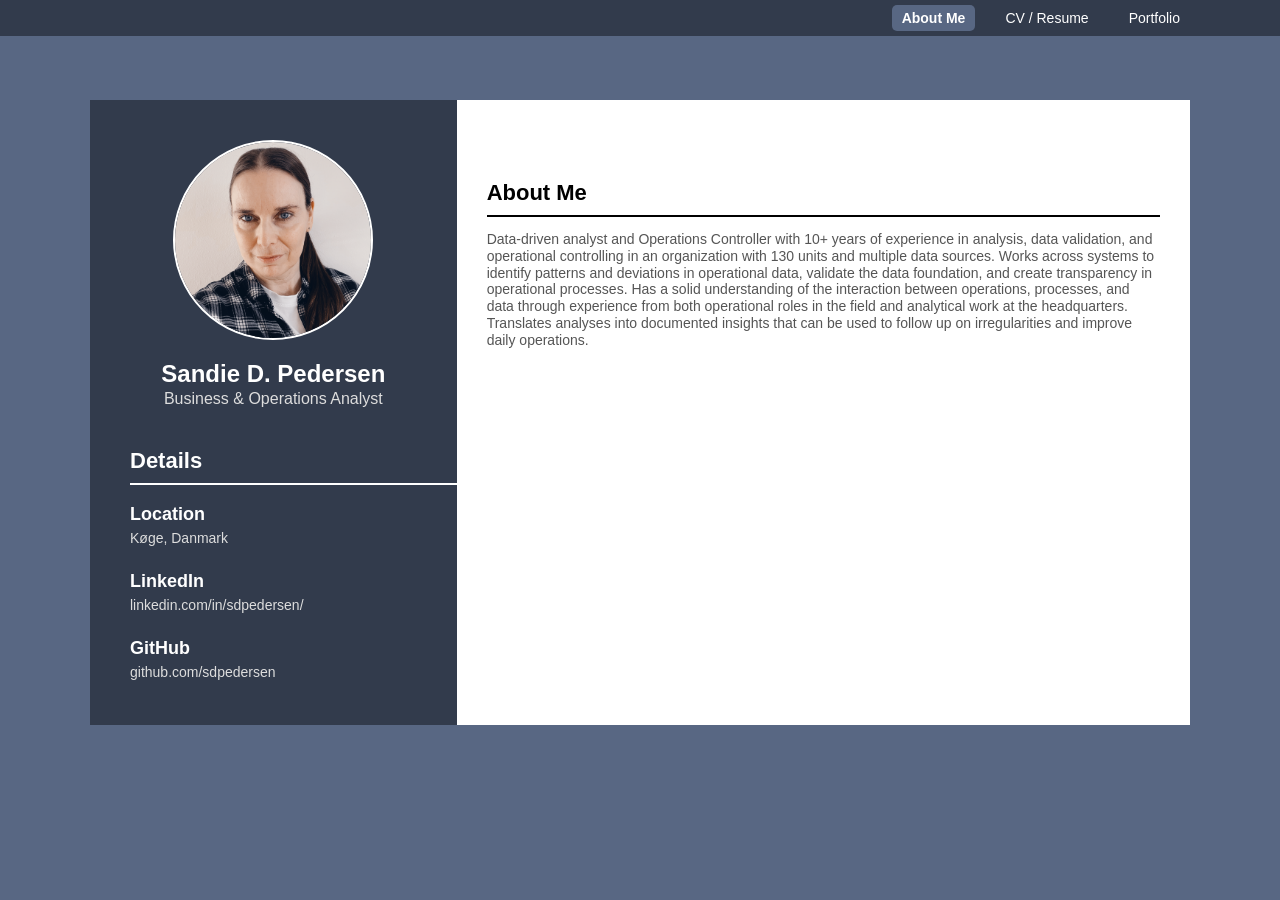
<file: index.html>
<!DOCTYPE html>
<html lang="en">
<head>
    <meta charset="UTF-8">
    <meta name="viewport" content="width=device-width, initial-scale=1.0">
    <title>About Me</title>
    <link rel="stylesheet" href="css/style.css">
</head>
<body>
    <nav class="navbar">
        <div class="nav-container">
            <div class="menu-toggle" id="menu-toggle">
                ☰
            </div>
            <ul class="nav-links" id="nav-links">
                <li><a href="index.html" class="active">About Me</a></li>
                <li><a href="cv.html">CV / Resume</a></li>
                <li><a href="portfolio.html">Portfolio</a></li>
            </ul>
        </div>
    </nav>
    <div class="resume">

        <!-- left-side -->

        <div class="left-side">
            <div class="profile">
                <div class="profile-img">
                    <img src="/img/profile.png" alt="Profile Photo">
                </div>
                <h1 class="name">Sandie D. Pedersen</h1>
                <p class="title">Business & Operations Analyst</p>
            </div>
            <div class="contact padding-top-bg">
                <h1 class="heading-primary-white">Details</h1>
                <div class="info-box padding-top-sm">
                    <div class="info-title">Location</div>
                    <div class="info">
                        <a>Køge, Danmark</a>
                    </div>
                </div>
                <div class="info-box padding-top-sm">
                    <div class="info-title">LinkedIn</div>
                    <div class="info">
                        <a href="https://www.linkedin.com/in/sdpedersen/" target="_blank">linkedin.com/in/sdpedersen/</a>
                    </div>
                </div>
                <div class="info-box padding-top-sm">
                    <div class="info-title">GitHub</div>
                    <div class="info"><a href="https://github.com/sdpedersen" target="_blank">github.com/sdpedersen</a></div>
                </div>
            </div>
        </div>

        <!-- Right-side -->

        <div class="right-side">
            <div class="about-me padding-top-bg">
                <h1 class="heading-primary-black">About Me</h1>
                <p class="description">
                    Data-driven analyst and Operations Controller with 10+ years of experience in analysis, data validation, and operational controlling in an organization with 130 units and multiple data sources. Works across systems to identify patterns and deviations in operational data, validate the data foundation, and create transparency in operational processes. Has a solid understanding of the interaction between operations, processes, and data through experience from both operational roles in the field and analytical work at the headquarters. Translates analyses into documented insights that can be used to follow up on irregularities and improve daily operations.
                </p>
            </div>
        </div>
    </div>
    <script>
        const toggle = document.getElementById('menu-toggle');
        const nav = document.getElementById('nav-links');

        toggle.addEventListener('click', () => {
            nav.classList.toggle('active');
        });
    </script>
</body>
</html>
</file>
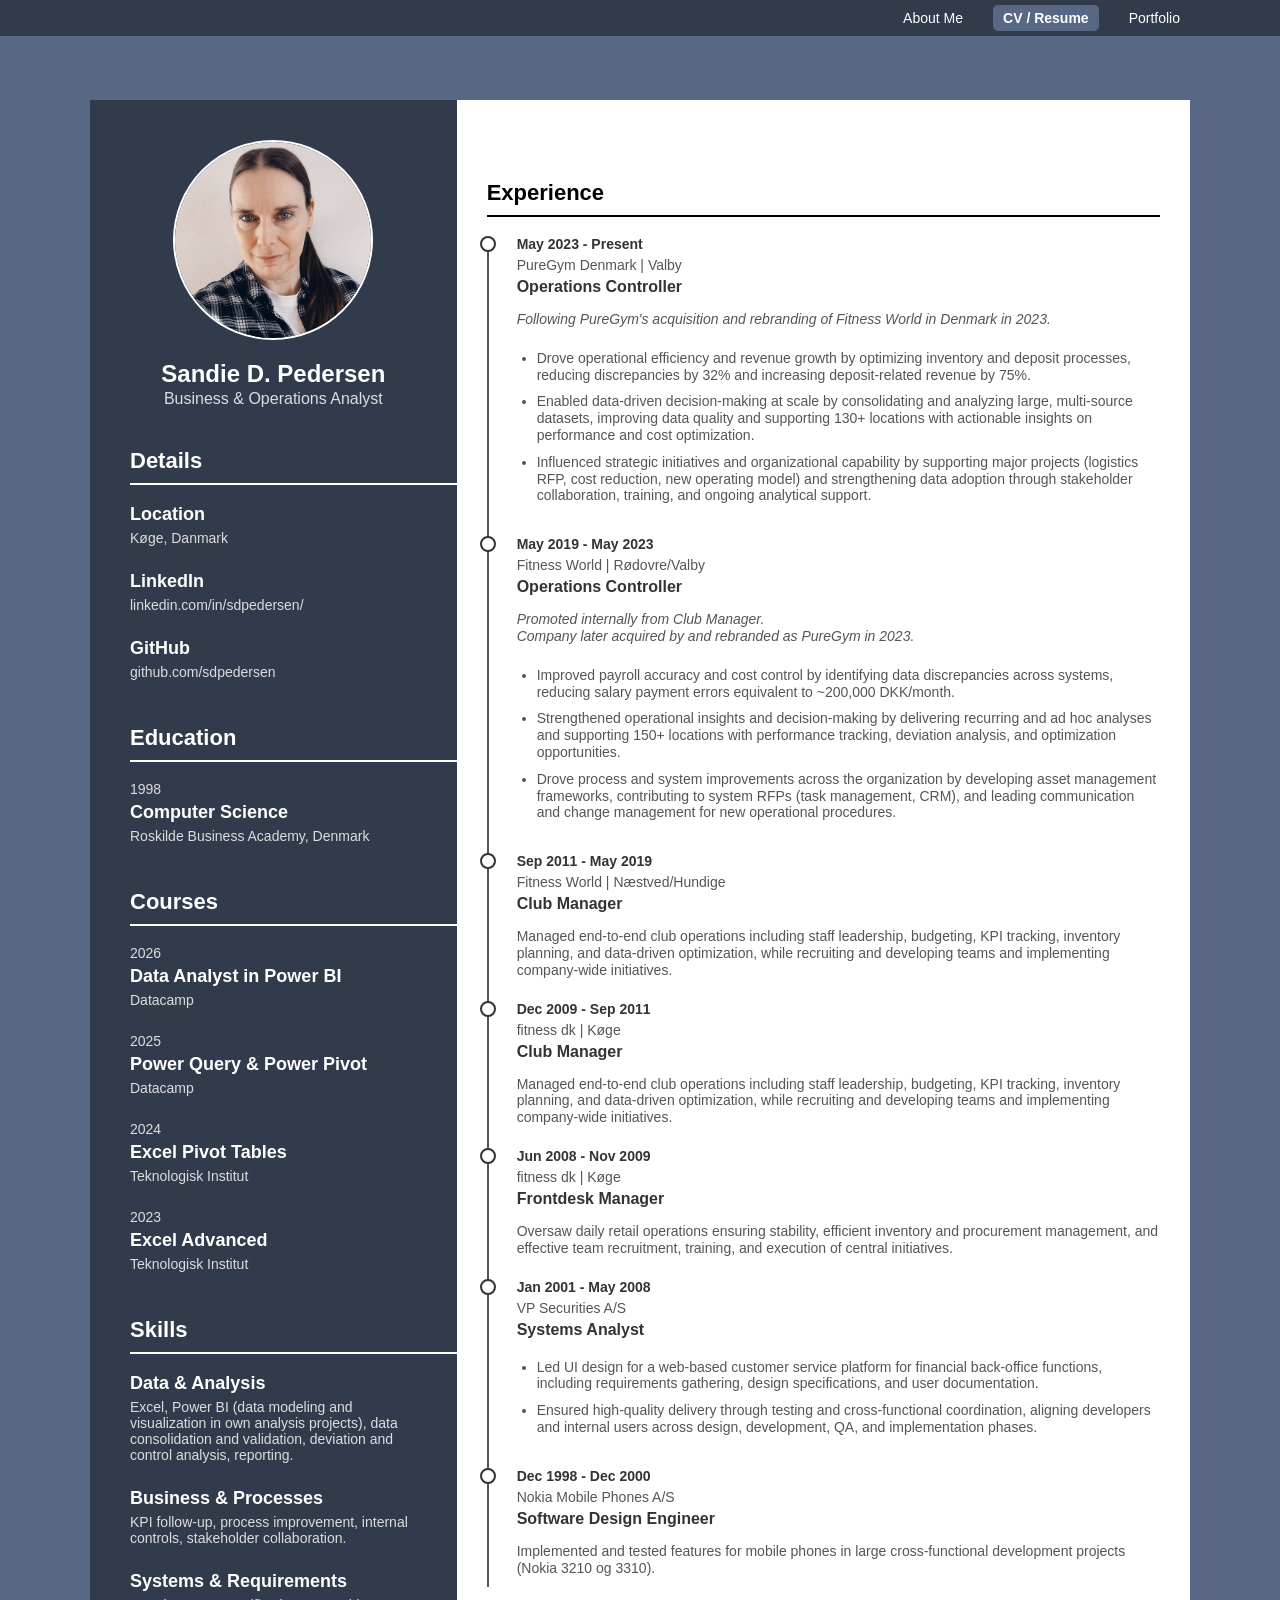
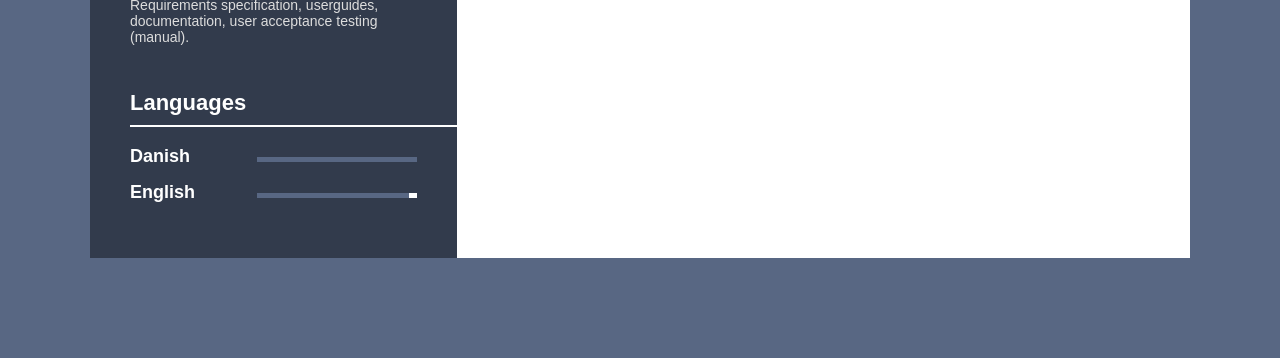
<file: cv.html>
<!DOCTYPE html>
<html lang="en">
<head>
    <meta charset="UTF-8">
    <meta name="viewport" content="width=device-width, initial-scale=1.0">
    <title>CV/Resume</title>
    <link rel="stylesheet" href="css/style.css">
</head>
<body>
    <nav class="navbar">
        <div class="nav-container">
            <div class="menu-toggle" id="menu-toggle">
                ☰
            </div>
            <ul class="nav-links" id="nav-links">
                <li><a href="index.html">About Me</a></li>
                <li><a href="cv.html" class="active">CV / Resume</a></li>
                <li><a href="portfolio.html">Portfolio</a></li>
            </ul>
        </div>
    </nav>
    <div class="resume">

        <!-- left-side -->

        <div class="left-side">
            <div class="profile">
                <div class="profile-img">
                    <img src="/img/profile.png" alt="Profile Photo">
                </div>
                <h1 class="name">Sandie D. Pedersen</h1>
                <p class="title">Business & Operations Analyst</p>
            </div>
            <div class="contact padding-top-bg">
                <h1 class="heading-primary-white">Details</h1>
                <div class="info-box padding-top-sm">
                    <div class="info-title">Location</div>
                    <div class="info">
                        <a>Køge, Danmark</a>
                    </div>
                </div>
                <div class="info-box padding-top-sm">
                    <div class="info-title">LinkedIn</div>
                    <div class="info">
                        <a href="https://www.linkedin.com/in/sdpedersen/" target="_blank">linkedin.com/in/sdpedersen/</a>
                    </div>
                </div>
                <div class="info-box padding-top-sm">
                    <div class="info-title">GitHub</div>
                    <div class="info"><a href="https://github.com/sdpedersen" target="_blank">github.com/sdpedersen</a></div>
                </div>
            </div>
            <div class="education padding-top-bg">
                <h1 class="heading-primary-white">Education</h1>
                <div class="info-box padding-top-sm">
                    <div class="info">1998</div>
                    <div class="info-title">Computer Science</div>
                    <div class="info">Roskilde Business Academy, Denmark</div>
                </div>
            </div>
			<div class="education padding-top-bg">
                <h1 class="heading-primary-white">Courses</h1>
                <div class="info-box padding-top-sm">
                    <div class="info">2026</div>
                    <div class="info-title">Data Analyst in Power BI</div>
                    <div class="info">Datacamp</div>
                </div>
				<div class="info-box padding-top-sm">
                    <div class="info">2025</div>
                    <div class="info-title">Power Query & Power Pivot</div>
                    <div class="info">Datacamp</div>
                </div>
				<div class="info-box padding-top-sm">
                    <div class="info">2024</div>
                    <div class="info-title">Excel Pivot Tables</div>
                    <div class="info">Teknologisk Institut</div>
                </div>
				<div class="info-box padding-top-sm">
                    <div class="info">2023</div>
                    <div class="info-title">Excel Advanced</div>
                    <div class="info">Teknologisk Institut</div>
                </div>
            </div>
            <div class="expertise padding-top-bg">
                <h1 class="heading-primary-white">Skills</h1>
                <div class="info-box padding-top-sm">
                    <div class="info-title">Data & Analysis</div>
                    <div class="info">Excel, Power BI (data modeling and visualization in own analysis projects), data consolidation and validation, deviation and control analysis, reporting.</div>
                </div>
                <div class="info-box padding-top-sm">
                    <div class="info-title">Business & Processes</div>
                    <div class="info">KPI follow-up, process improvement, internal controls, stakeholder collaboration.</div>
                </div>
                <div class="info-box padding-top-sm">
                    <div class="info-title">Systems & Requirements</div>
                    <div class="info">Requirements specification, userguides, documentation, user acceptance testing (manual).</div>
                </div>
            </div>
            <div class="language padding-top-bg">
                <h1 class="heading-primary-white">Languages</h1>
                <div class="info-box padding-top-sm">
                    <div class="lang-box">
                        <p class="info-title">Danish</p>
                        <span class="percent"><div style="width: 100%;"></div></span>
                    </div>
                    <div class="lang-box">
                        <p class="info-title">English</p>
                        <span class="percent"><div style="width: 95%;"></div></span>
                    </div>
                </div>
            </div>
        </div>

        <!-- Right-side -->

        <div class="right-side">
            <div class="experience padding-top-bg">
                <h1 class="heading-primary-black">Experience</h1>
                <div class="xp-box padding-top-sm">
                    <p class="xp-year">May 2023 - Present</p>
                    <p class="xp-company">PureGym Denmark | Valby</p>
                    <p class="xp-position">Operations Controller</p>
                    <p class="description"><i>Following PureGym's acquisition and rebranding of Fitness World in Denmark in 2023.</i></p>
	                <ul class="description">
                        <li>Drove operational efficiency and revenue growth by optimizing inventory and deposit processes, reducing discrepancies by 32% and increasing deposit-related revenue by 75%.</li>
	                    <li>Enabled data-driven decision-making at scale by consolidating and analyzing large, multi-source datasets, improving data quality and supporting 130+ locations with actionable insights on performance and cost optimization.</li>
	                    <li>Influenced strategic initiatives and organizational capability by supporting major projects (logistics RFP, cost reduction, new operating model) and strengthening data adoption through stakeholder collaboration, training, and ongoing analytical support.</li>
                    </ul>
                </div>
                <div class="xp-box padding-top-sm">
                    <p class="xp-year">May 2019 - May 2023</p>
                    <p class="xp-company">Fitness World | Rødovre/Valby</p>
                    <p class="xp-position">Operations Controller</p>
                    <p class="description"><i>Promoted internally from Club Manager.<br>Company later acquired by and rebranded as PureGym in 2023.</i></p>
                    <ul class="description">
                        <li>Improved payroll accuracy and cost control by identifying data discrepancies across systems, reducing salary payment errors equivalent to ~200,000 DKK/month.</li>
	                    <li>Strengthened operational insights and decision-making by delivering recurring and ad hoc analyses and supporting 150+ locations with performance tracking, deviation analysis, and optimization opportunities.</li>
	                    <li>Drove process and system improvements across the organization by developing asset management frameworks, contributing to system RFPs (task management, CRM), and leading communication and change management for new operational procedures.</li>
                    </ul>
                </div>
                <div class="xp-box padding-top-sm">
                    <p class="xp-year">Sep 2011 - May 2019</p>
                    <p class="xp-company">Fitness World | Næstved/Hundige</p>
                    <p class="xp-position">Club Manager</p>
                    <p class="description">Managed end-to-end club operations including staff leadership, budgeting, KPI tracking, inventory planning, and data-driven optimization, while recruiting and developing teams and implementing company-wide initiatives.</p>
                </div>
                <div class="xp-box padding-top-sm">
                    <p class="xp-year">Dec 2009 - Sep 2011</p>
                    <p class="xp-company">fitness dk | Køge</p>
                    <p class="xp-position">Club Manager</p>
                    <p class="description">Managed end-to-end club operations including staff leadership, budgeting, KPI tracking, inventory planning, and data-driven optimization, while recruiting and developing teams and implementing company-wide initiatives.</p>
                </div>
				<div class="xp-box padding-top-sm">
                    <p class="xp-year">Jun 2008 - Nov 2009</p>
                    <p class="xp-company">fitness dk | Køge</p>
                    <p class="xp-position">Frontdesk Manager</p>
                    <p class="description">Oversaw daily retail operations ensuring stability, efficient inventory and procurement management, and effective team recruitment, training, and execution of central initiatives.</p>
                </div>
				<div class="xp-box padding-top-sm">
                    <p class="xp-year">Jan 2001 - May 2008</p>
                    <p class="xp-company">VP Securities A/S</p>
                    <p class="xp-position">Systems Analyst</p>
                    <ul class="description">
                        <li>Led UI design for a web-based customer service platform for financial back-office functions, including requirements gathering, design specifications, and user documentation.</li>
                        <li>Ensured high-quality delivery through testing and cross-functional coordination, aligning developers and internal users across design, development, QA, and implementation phases.</li>
                    </ul>
                </div>
				<div class="xp-box padding-top-sm">
                    <p class="xp-year">Dec 1998 - Dec 2000</p>
                    <p class="xp-company">Nokia Mobile Phones A/S</p>
                    <p class="xp-position">Software Design Engineer</p>
                    <p class="description">Implemented and tested features for mobile phones in large cross-functional development projects (Nokia 3210 og 3310).</p>
                </div>
            </div>          
        </div>
    </div>
    <script>
        const toggle = document.getElementById('menu-toggle');
        const nav = document.getElementById('nav-links');

        toggle.addEventListener('click', () => {
            nav.classList.toggle('active');
        });
    </script>
</body>
</html>
</file>
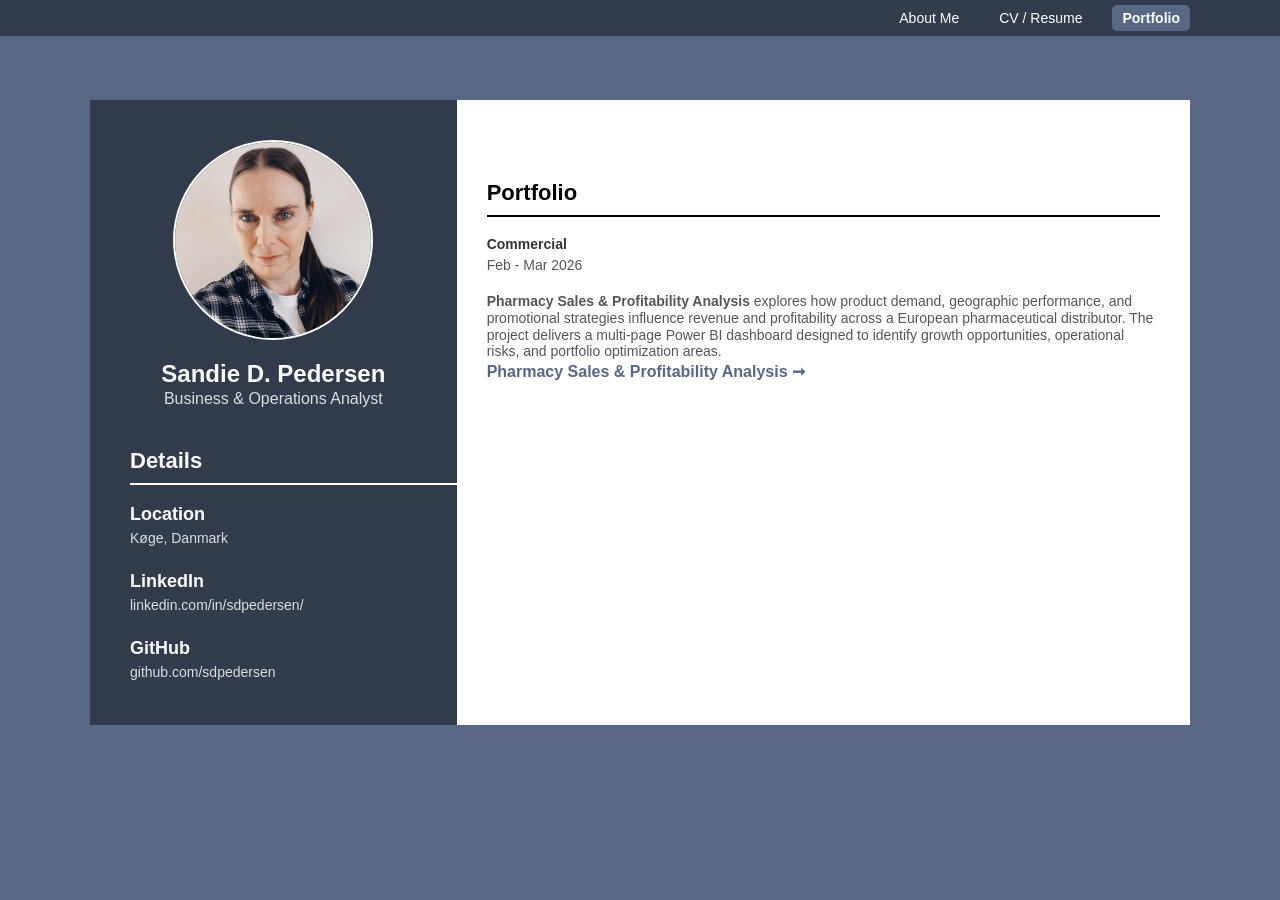
<file: portfolio.html>
<!DOCTYPE html>
<html lang="en">
<head>
    <meta charset="UTF-8">
    <meta name="viewport" content="width=device-width, initial-scale=1.0">
    <title>Portfolio</title>
    <link rel="stylesheet" href="css/style.css">
    <!-- Open Graph Metadata for LinkedIn -->
    <meta property="og:title" content="Data Analytics Portfolio - Power BI Projects">
    <meta property="og:description" content="Portfolio showcasing Power BI analytics projects">
    <meta property="og:image" content="https://sdpedersen.github.io/img/linkedin-featured-preview.png">
    <meta property="og:url" content="https://sdpedersen.github.io/portfolio.html">
    <meta property="og:type" content="website">
</head>
<body>
    <nav class="navbar">
        <div class="nav-container">
            <div class="menu-toggle" id="menu-toggle">
                ☰
            </div>
            <ul class="nav-links" id="nav-links">
                <li><a href="index.html">About Me</a></li>
                <li><a href="cv.html">CV / Resume</a></li>
                <li><a href="portfolio.html" class="active">Portfolio</a></li>
            </ul>
        </div>
    </nav>
    <div class="resume">

        <!-- left-side -->

        <div class="left-side">
            <div class="profile">
                <div class="profile-img">
                    <img src="/img/profile.png" alt="Profile Photo">
                </div>
                <h1 class="name">Sandie D. Pedersen</h1>
                <p class="title">Business & Operations Analyst</p>
            </div>
            <div class="contact padding-top-bg">
                <h1 class="heading-primary-white">Details</h1>
                <div class="info-box padding-top-sm">
                    <div class="info-title">Location</div>
                    <div class="info">
                        <a>Køge, Danmark</a>
                    </div>
                </div>
                <div class="info-box padding-top-sm">
                    <div class="info-title">LinkedIn</div>
                    <div class="info">
                        <a href="https://www.linkedin.com/in/sdpedersen/" target="_blank">linkedin.com/in/sdpedersen/</a>
                    </div>
                </div>
                <div class="info-box padding-top-sm">
                    <div class="info-title">GitHub</div>
                    <div class="info"><a href="https://github.com/sdpedersen" target="_blank">github.com/sdpedersen</a></div>
                </div>
            </div>
        </div>

        <!-- Right-side -->

        <div class="right-side">
            <div class="portfolio padding-top-bg">
                <h1 class="heading-primary-black">Portfolio</h1>
                <div class="pf-box padding-top-sm">
                    <p class="pf-category">Commercial</p>
                    <p class="pf-year">Feb - Mar 2026</p>
                    <p class="description"><b>Pharmacy Sales & Profitability Analysis</b> explores how product demand, geographic performance, and promotional strategies influence revenue and profitability across a European pharmaceutical distributor. The project delivers a multi-page Power BI dashboard designed to identify growth opportunities, operational risks, and portfolio optimization areas.</p>
                    <p class="pf-title"><a href="/projects/pharmacy-sales-and-profitability-analysis.html">Pharmacy Sales & Profitability Analysis &#10142;</a></p>
                </div>
            </div>
        </div>
    </div>
    <script>
        const toggle = document.getElementById('menu-toggle');
        const nav = document.getElementById('nav-links');

        toggle.addEventListener('click', () => {
            nav.classList.toggle('active');
        });
    </script>
</body>
</html>
</file>
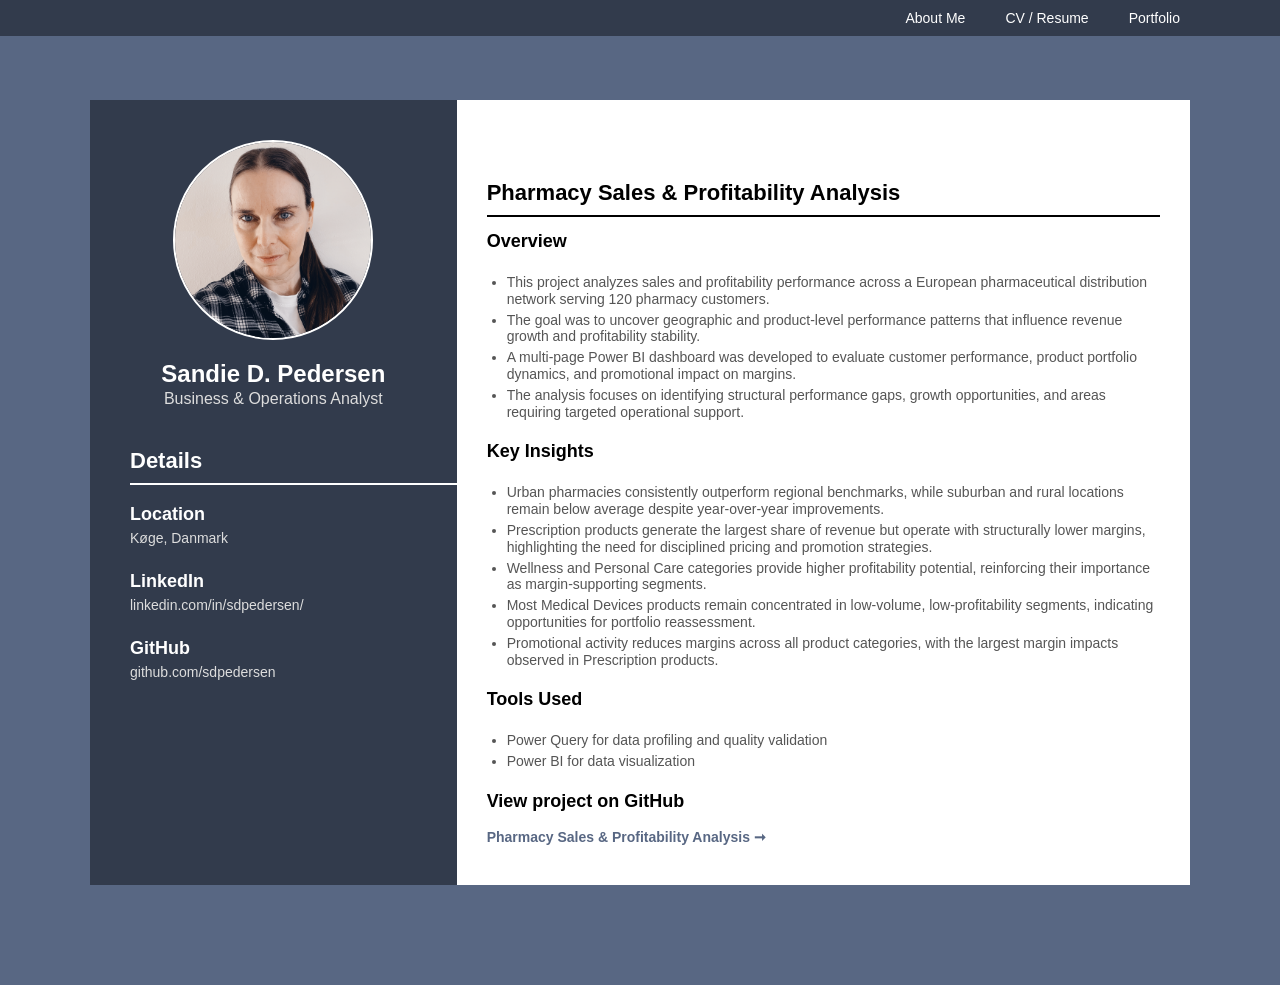
<file: projects/pharmacy-sales-and-profitability-analysis.html>
<!DOCTYPE html>
<html lang="en">
<head>
    <meta charset="UTF-8">
    <meta name="viewport" content="width=device-width, initial-scale=1.0">
    <title>Pharmacy Sales & Profitability Analysis</title>
    <link rel="stylesheet" href="/css/style.css">
</head>
<body>
    <nav class="navbar">
        <div class="nav-container">
            <div class="menu-toggle" id="menu-toggle">
                ☰
            </div>
            <ul class="nav-links" id="nav-links">
                <li><a href="/index.html">About Me</a></li>
                <li><a href="/cv.html">CV / Resume</a></li>
                <li><a href="/portfolio.html">Portfolio</a></li>
            </ul>
        </div>
    </nav>
    <div class="resume">

        <!-- left-side -->

        <div class="left-side">
            <div class="profile">
                <div class="profile-img">
                    <img src="/img/profile.png" alt="Profile Photo">
                </div>
                <h1 class="name">Sandie D. Pedersen</h1>
                <p class="title">Business & Operations Analyst</p>
            </div>
            <div class="contact padding-top-bg">
                <h1 class="heading-primary-white">Details</h1>
                <div class="info-box padding-top-sm">
                    <div class="info-title">Location</div>
                    <div class="info">
                        <a>Køge, Danmark</a>
                    </div>
                </div>
                <div class="info-box padding-top-sm">
                    <div class="info-title">LinkedIn</div>
                    <div class="info">
                        <a href="https://www.linkedin.com/in/sdpedersen/" target="_blank">linkedin.com/in/sdpedersen/</a>
                    </div>
                </div>
                <div class="info-box padding-top-sm">
                    <div class="info-title">GitHub</div>
                    <div class="info"><a href="https://github.com/sdpedersen" target="_blank">github.com/sdpedersen</a></div>
                </div>
            </div>
        </div>

        <!-- Right-side -->

        <div class="right-side">
            <div class="project padding-top-bg">
                <h1 class="heading-primary-black">Pharmacy Sales & Profitability Analysis</h1>
                <h2 class="heading-secondary-black">Overview</h2>
                <ul class="description">
                    <li>This project analyzes sales and profitability performance across a European pharmaceutical distribution network serving 120 pharmacy customers.</li>
                    <li>The goal was to uncover geographic and product-level performance patterns that influence revenue growth and profitability stability.</li>
                    <li>A multi-page Power BI dashboard was developed to evaluate customer performance, product portfolio dynamics, and promotional impact on margins.</li>
                    <li>The analysis focuses on identifying structural performance gaps, growth opportunities, and areas requiring targeted operational support.</li>
                </ul>
                <h2 class="heading-secondary-black">Key Insights</h2>
                <ul class="description">
                    <li>Urban pharmacies consistently outperform regional benchmarks, while suburban and rural locations remain below average despite year-over-year improvements.</li>
                    <li>Prescription products generate the largest share of revenue but operate with structurally lower margins, highlighting the need for disciplined pricing and promotion strategies.</li>
                    <li>Wellness and Personal Care categories provide higher profitability potential, reinforcing their importance as margin-supporting segments.</li>
                    <li>Most Medical Devices products remain concentrated in low-volume, low-profitability segments, indicating opportunities for portfolio reassessment.</li>
                    <li>Promotional activity reduces margins across all product categories, with the largest margin impacts observed in Prescription products.</li>
                </ul>
                <h2 class="heading-secondary-black">Tools Used</h2>
                <ul class="description">
                    <li>Power Query for data profiling and quality validation</li>
                    <li>Power BI for data visualization</li>
                </ul>
                <h2 class="heading-secondary-black">View project on GitHub</h2>
                <p class="project"><a href="https://github.com/sdpedersen/pharmacy-sales-and-profitability-analysis" target="_blank">Pharmacy Sales & Profitability Analysis &#10142;</a></p>
            </div>
        </div>
    </div>
    <script>
        const toggle = document.getElementById('menu-toggle');
        const nav = document.getElementById('nav-links');

        toggle.addEventListener('click', () => {
            nav.classList.toggle('active');
        });
    </script>
</body>
</html>
</file>
<file: css/style.css>
/* Nav bar */

.navbar {
    width: 100%;
    background-color: #323b4c;
    padding: 1rem 2rem;
    position: fixed;
    top: 0;
    left: 0;
    z-index: 1000;
}

.nav-container {
    display: flex;
    justify-content: flex-end;
    align-items: center;
    max-width: 1100px;
    margin: auto;
}

.nav-links {
    list-style: none;
    display: flex;
    gap: 2rem;
}

.nav-links a {
    color: #fff;
    text-decoration: none;
    font-size: 1.4rem;
    padding: 0.5rem 1rem;
    border-radius: 5px;
    transition: background-color 0.4s ease;
}

.nav-links a:hover {
    background-color: #4a5a75;
    /*padding: 0.5rem 1rem;
    border-radius: 5px;*/
}

.nav-links a.active {
    background-color: #586783;
    /*padding: 0.5rem 1rem;
    border-radius: 5px;*/
    font-weight: bold;
}

.nav-links a:active {
    opacity: 0.7;
}

.menu-toggle {
    display: none;
    font-size: 2rem;
    color: #fff;
    cursor: pointer;
}

/* Mobile */

@media (max-width: 768px) {
    .nav-links {
        display: none;
        flex-direction: column;
        background-color: #3e4a5f;
        position: absolute;
        top: 100%;
        right: 0;
        width: 200px;
        padding: 1rem;        
    }

    .nav-links.active {
        display: flex;
    }

    .menu-toggle {
        display: block;
    }
}

/* Basic Construction */

* {
    margin: 0;
    padding: 0;
    box-sizing: border-box;
}

html {
    font-size: 62.5%;
}

body {
    /*display: flex;
    justify-content: center;
    align-items: center;*/
    font-family: 'Segoe UI', sans-serif;
    background-color: #586783;
    margin-top: 70px;
}

.resume {
    /*margin: 10rem;*/
    margin: 10rem auto;
    display: grid;
    grid-template-columns: 1fr 2fr;
    max-width: 1100px;
}

.resume .left-side {
    padding: 4rem;
    background-color: #323b4c;
    overflow: hidden;
}

.resume .left-side ::selection {
    color: #000;
    background-color: #fff;
}

.resume .right-side {
    padding: 4rem 3rem;
    background-color: #fff;
    overflow: hidden;
}

.resume .right-side ::selection {
    color: #fff;
    background-color: #323b4c;
}

/* Reusable Component */

.padding-top-bg {
    padding-top: 4rem !important;
}

.padding-top-sm {
    padding-top: 2rem !important;
}

.heading-primary-white,
.heading-primary-black {
    font-size: 2.2rem;
    font-weight: bold;
    letter-spacing: 0px;
    margin-bottom: 1rem;
    position: relative;
}

.heading-primary-white {color: #fff;}
.heading-primary-black {color: #000;}

.heading-primary-white::after,
.heading-primary-black::after {
    content: '';
    height: 2px;
    position: absolute;
    left: 0;
    top: 3.5rem;
}

.heading-primary-white::after {background-color: #fff; width: 120%;}
.heading-primary-black::after {background-color: #000; width: 100%;}

.info-box .info-title {
    color: #fff;
    font-size: 1.8rem;
    font-weight: bold;
    margin-bottom: 5px;
}

.info-box .info,
.info-box .info a {
    color: #ddd;
    font-size: 1.4rem;
    text-decoration: none;
    margin-bottom: 5px;
}

.description {
    font-size: 1.4rem;
    color: #555;
    padding: 1.5rem 0 0.2rem;
    text-align: left;
    line-height: 1.2;
}

/* Profile */

.profile {
    display: flex;
    flex-direction: column;
    align-items: center;
}

.profile .name {
    font-size: 2.4rem;
    color: #fff;
    margin-bottom: 2px;
}

.profile .title {
    font-size: 1.6rem;
    color: #ddd;
    letter-spacing: 0px;
}

.profile .profile-img {
    background-color: #fff;
    width: 20rem;
    height: 20rem;
    border-radius: 50%;
    overflow: hidden;
    display: flex;
    justify-content: center;
    align-items: center;
    border: 2px solid #fff;
    margin: 0 auto;
    margin-bottom: 2rem;
}

.resume .left-side .profile-img img {
    width: 100%;
}

/* Expertise */

.skill {
    display: flex;
    align-items: center;
    gap: 2rem;
}

.skill span {
    display: block;
    height: 3px;
    width: 3px;
    border-radius: 50%;
    background-color: #fff;
}

.skill .skill-name {
    color: #fff;
    font-size: 1.6rem;
}

/* Language */

.lang-box {
    display: flex;
    justify-content: space-between;
    align-items: center;
    gap: 2rem;
    padding-bottom: 1rem;
}

.lang-box p {
    width: 40%;
}

.lang-box .percent {
    position: relative;
    display: block;
    height: 5px;
    width: 60%;
    background-color: #fff;
}

.lang-box .percent div {
    position: absolute;
    background-color: #586783;
    height: 5px;
}

/* Experience */

.xp-box {
    position: relative;
    padding-left: 3rem;
}

.xp-box::before {
    content: '';
    position: absolute;
    top: 2rem;
    left: 0;
    background-color: #555;
    height: 100%;
    width: 2px;
}

.xp-box:last-child:before {
    height: 91%;
}

.xp-box::after {
    content: '';
    position: absolute;
    top: 2rem;
    left: -7px;
    background-color: #fff;
    height: 1.2rem;
    width: 1.2rem;
    border-radius: 50%;
    border: 2px solid #333;
}

.xp-box .xp-year {
    color: #333;
    font-size: 1.4rem;
    font-weight: bold;
    margin-bottom: 5px;
    letter-spacing: 0px;
}

.xp-box .xp-company {
    color: #555;
    font-size: 1.4rem;
    margin-bottom: 5px;
}

.xp-box .xp-position {
    color: #333;
    font-size: 1.6rem;
    font-weight: bold;
}

.xp-box .padding-fix {
    padding-bottom: 0;
}

.xp-box ul {
    list-style-position: outside;
    padding-left: 2rem;
    margin-top: 0.5rem;
    
}

.xp-box li {
    text-indent: 0;
    margin-bottom: 10px;
}

/* Portfolio */

.pf-box {
    position: relative;
    padding-left: 0rem;
}

.pf-box .pf-category {
    color: #333;
    font-size: 1.4rem;
    font-weight: bold;
    margin-bottom: 5px;
    letter-spacing: 0px;
}

.pf-box .pf-year {
    color: #555;
    font-size: 1.4rem;
    margin-bottom: 5px;
}

.pf-box .pf-title {
    color: #333;
    font-size: 1.6rem;
    font-weight: bold;
}

.pf-title a {
    color: #586783;
    text-decoration: none;
}

.pf-title a:hover {
    color: #323b4c;
}

/* Project */

.heading-secondary-black {
    font-size: 1.8rem;
    font-weight: bold;
    letter-spacing: 0px;
    /*margin-bottom: 1rem;*/
    position: relative;
    padding: 1.5rem 0 0.2rem;
    color: #000;
}

/*.heading-secondary-black::after {
    content: '';
    height: 2px;
    position: absolute;
    left: 0;
    top: 3.5rem;
}*/

.heading-secondary-black::after {background-color: #000; width: 100%;}

.project {
    padding-top: 15px;
}

.project ul {
    list-style-position: outside;
    padding-left: 2rem;
    margin-top: 0.5rem;
    
}

.project li {
    text-indent: 0;
    margin-bottom: 4px;
}

.project a {
    color: #586783;
    font-size: 1.4rem;
    font-weight: bold;
    text-decoration: none;
}

.project a:hover {
    color: #323b4c;
}

/* Reference */

.refer-box {
    display: flex;
    gap: 6rem;
}

.refer .refer-name {
    font-size: 2rem;
    margin-bottom: 3px;
}

.refer .job-position {
    color: #555;
    font-size: 1.6rem;
    margin-bottom: 8px;
}

.refer .contact {
    font-size: 1.4rem;
    color: #555;
    display: flex;
    justify-content: space-between;
    align-items: center;
}

.refer .contact span {
    display: block;
    width: 25%;
    color: #000;
    font-weight: bold;
}

.refer .contact p {
    width: 75%;
}

/* Responsive */

@media screen and (max-width: 1000px) {
    .resume {
        grid-template-columns: repeat(1, 1fr);
        }
    }

@media screen and (max-width: 700px) {
    .refer-box {display: block;}
    .refer:first-child {margin-bottom: 3rem;}
    .resume {margin: 0;}
}
</file>
